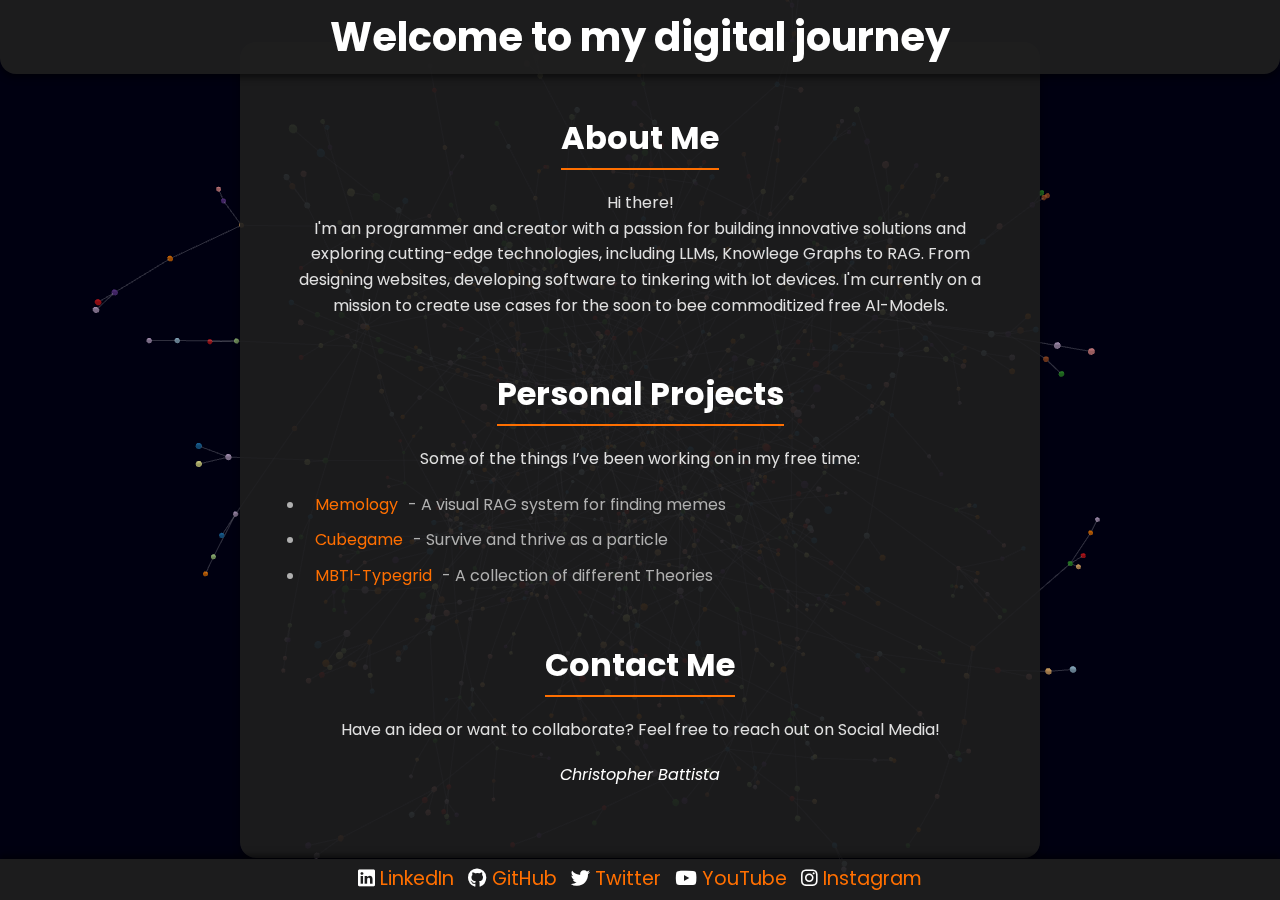
<file: index.html>
<!DOCTYPE html>
<html lang="en">

<head>
    <meta charset="UTF-8">
    <meta name="viewport" content="width=device-width, initial-scale=1.0">
    <title>Christopher Battista</title>
    <link rel="icon" type="image/x-icon" href="SymbolIco.png">
    <style>
        * {
            margin: 0;
            padding: 0;
            box-sizing: border-box;
        }

        body {
            font-family: 'Poppins', sans-serif;
            line-height: 1.6;
            display: flex;
            flex-direction: column;
            align-items: center;
            justify-content: center;
            color: #ffffff;
            background-color: #000;
            overflow: hidden;
        }

        header {
            position: fixed;
            z-index: 2;
            padding: 5px;
            top: 0;
            background: rgba(31, 31, 31, 0.9);
            color: #ffffff;
            width: 100%;
            text-align: center;
            box-shadow: 0 4px 6px rgba(0, 0, 0, 0.5);
            border-radius: 0 0 16px 16px;
            opacity: 0;
        }

        header h1 {
            font-size: 2.5rem;
        }

        nav {
            margin-top: 15px;
        }

        nav a {
            color: #ff6f00;
            text-decoration: none;
            margin: 0 15px;
            font-size: 1rem;
            transition: color 0.3s;
        }

        nav a:hover {
            color: #ffffff;
        }

        .container {
            position: fixed;
            z-index: 1;
            padding: 20px;
            max-width: 800px;
            background: rgba(30, 30, 30, 0.9);
            border-radius: 16px;
            box-shadow: 0 4px 6px rgba(0, 0, 0, 0.5);
            text-align: center;
            opacity: 0;
        }

        .container h2 {
            font-size: 2rem;
            margin-bottom: 20px;
            color: #ffffff;
            border-bottom: 2px solid #ff6f00;
            display: inline-block;
            padding-bottom: 5px;
        }

        .container section {
            margin: 50px 25px;
        }

        .container p {
            margin-bottom: 20px;
            color: #e0e0e0;
        }

        .container ul {
            text-align: left;
            margin: 20px auto;
            padding-left: 20px;
            color: #b0b0b0;
        }

        .container ul li {
            margin-bottom: 10px;
        }

        .container ul li a {
            color: #ff6f00;
            text-decoration: none;
            margin: 0 10px;
            transition: color 0.3s;
        }

        footer {
            position: fixed;
            z-index: 1;
            bottom: 0;
            padding: 5px;
            background: rgba(31, 31, 31, 0.9);
            color: #ffffff;
            width: 100%;
            text-align: center;
            font-size: 0.9rem;
            box-shadow: 0 -4px 6px rgba(0, 0, 0, 0.5);
            opacity: 0;
        }

        .social-links a {
            margin: 0 5px;
            color: #ff6f00;
            text-decoration: none;
            font-size: 1.2rem;
            transition: color 0.3s;
            white-space: nowrap;
        }

        .social-links i {
            color: #ffffff;
        }

        .social-links a:hover {
            color: #ffffff;
        }

        .social-links a i {
            margin-right: 5px;
        }

        @media (max-width: 600px) {
            header h1 {
                font-size: 1rem;
            }

            nav a {
                font-size: 0.5rem;
            }

            .container h2 {
                font-size: 1rem;
            }

            .container {
                font-size: 0.8rem;
                margin: 0;
                padding: 0;
            }

            .container section {
                margin: 10px 5px;
            }

            .container ul li {
                margin-bottom: 5px;
            }
        }
    </style>
    <link href="https://fonts.googleapis.com/css2?family=Poppins:wght@300;400;600&display=swap" rel="stylesheet">
    <link rel="stylesheet" href="https://cdnjs.cloudflare.com/ajax/libs/font-awesome/5.15.4/css/all.min.css">
    <script src="3d-force-graph.js"></script>

</head>

<body>
    <div id="3d-graph"></div>
    <header>
        <h1>Welcome to my digital journey</h1>
        <!-- <nav>
            <a href="mbti">The complete MBTI-Typegrid</a>
        </nav> -->
    </header>

    <div class="container">
        <section id="about">
            <h2>About Me</h2>
            <p>Hi there! <br>I'm an programmer and creator with a passion for building innovative solutions and
                exploring cutting-edge technologies, including LLMs, Knowlege Graphs to RAG.
                From designing websites, developing software to tinkering with Iot devices. 
                I'm currently on a mission to create use cases for the soon to bee commoditized free AI-Models.</p>
        </section>

        <section id="projects">
            <h2>Personal Projects</h2>
            <p>Some of the things I’ve been working on in my free time:</p>
            <ul>
                <li><a href="https://github.com/caBattista/Memology">Memology</a>- A visual RAG system for finding memes</li>
                <li><a href="https://github.com/caBattista/Cubegame">Cubegame</a>- Survive and thrive as a particle</li>
                <li><a href="mbti">MBTI-Typegrid</a>- A collection of different Theories</li>
            </ul>
        </section>

        <section id="contact">
            <h2>Contact Me</h2>
            <p>Have an idea or want to collaborate? Feel free to reach out on Social Media!</p>
            <i>Christopher Battista</i>
        </section>
    </div>

    <footer>
        <div id="sl" class="social-links">
            <!-- <a href="mailto:" target="_blank"><i class="fa fa-envelope"></i>E-Mail</a> -->
            <a href="https://www.linkedin.com/in/christopher-battista-4030b3248/" target="_blank"><i
                    class="fab fa-linkedin"></i>LinkedIn</a>
            <a href="https://github.com/caBattista" target="_blank"><i class="fab fa-github"></i>GitHub</a>
            <a href="https://x.com/Christo02678396" target="_blank"><i class="fab fa-twitter"></i>Twitter</a>
            <a href="https://www.youtube.com/channel/UCpHmhlDDArjwd_qASGwe3Aw/" target="_blank"><i
                    class="fab fa-youtube"></i>YouTube</a>
            <a href="https://www.instagram.com/battistaChristopher/" target="_blank"><i
                    class="fab fa-instagram"></i>Instagram</a>
        </div>
        <div id="lb" class="social-links" style="display: none;">
            <a href="#"><i class="fa fa-arrow-left"></i>Back</a>
        </div>
    </footer>

    <script>

        const graphCont = document.getElementById('3d-graph');
        const N = 1000;
        const gData = {
            nodes: [...Array(N).keys()].map(i => ({ id: i })),
            links: [...Array(N).keys()]
                .filter(id => id)
                .map(id => ({
                    source: id,
                    target: Math.round(Math.random() * (id - 1))
                }))
        };
        const Graph = new ForceGraph3D(graphCont)
            .graphData(gData)
            .nodeAutoColorBy('id');

        const header = document.getElementsByTagName('header')[0];
        const container = document.getElementsByClassName('container')[0];
        const footer = document.getElementsByTagName('footer')[0];
        const socialLinks = document.getElementById('sl');
        const linkBack = document.getElementById('lb');

        setTimeout(() => {
            header.style.transition = "1s";
            header.style.opacity = "1";
            container.style.transition = "2s";
            container.style.opacity = "1";
            footer.style.transition = "4s";
            footer.style.opacity = "1";
        }, 1000);

        setTimeout(() => {
            header.style.transition = "0.5s";
            container.style.transition = "0.5s";
            footer.style.transition = "0.5s";
        }, 5000);

        graphCont.addEventListener("click", ev => {
                container.style.opacity = 0;
                container.style.pointerEvents = "none";
                socialLinks.style.display = "none";
                linkBack.style.display = "";
            })

        linkBack.addEventListener("click", ev => {
            container.style.opacity = 1;
            container.style.pointerEvents = "";
            socialLinks.style.display = "";
            linkBack.style.display = "none";
        })
    </script>
</body>

</html>
</file>
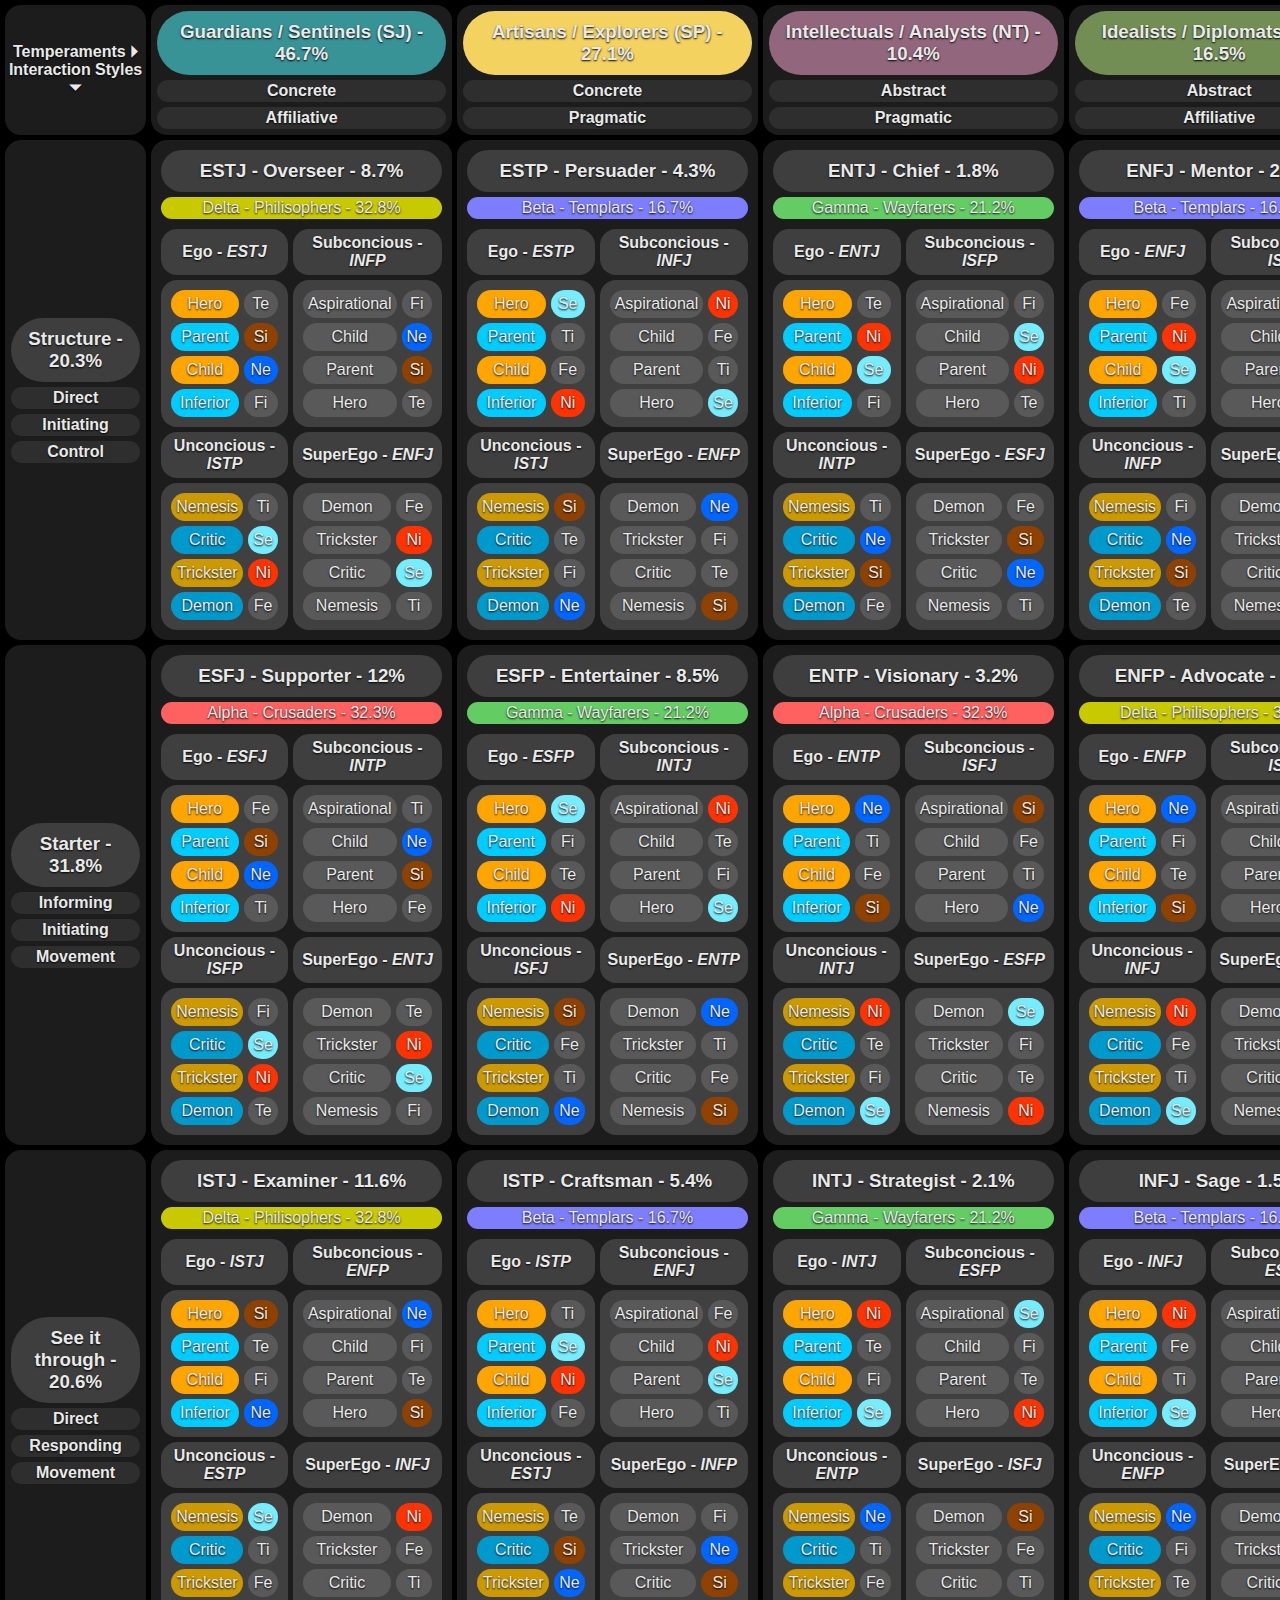
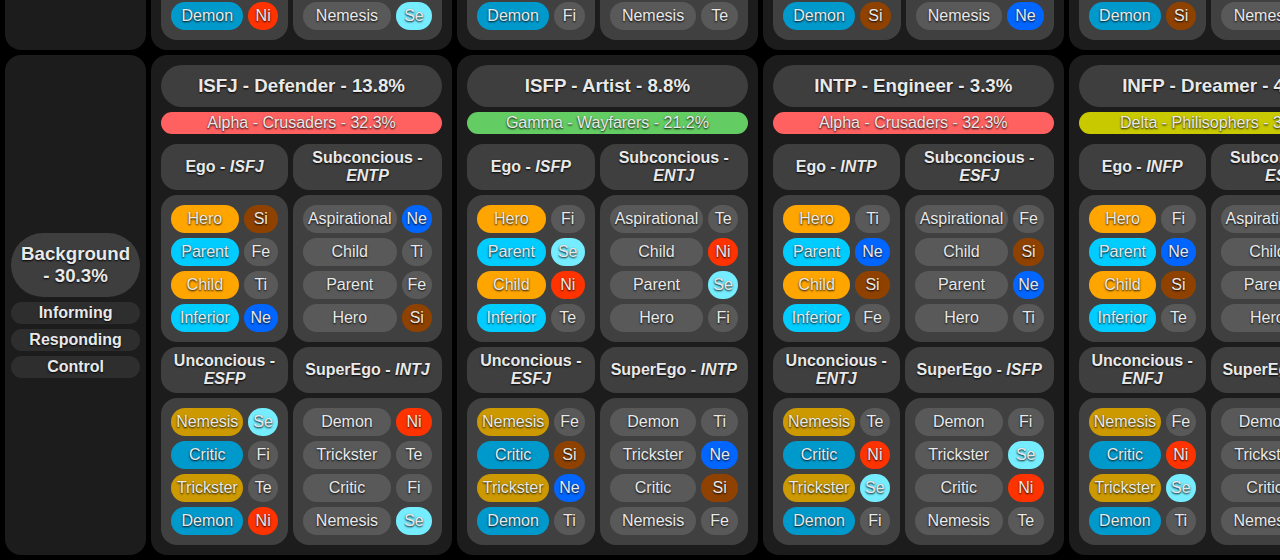
<file: mbti/index.html>
<!DOCTYPE html>
<html lang="en">

<head>
    <meta charset="UTF-8">
    <meta http-equiv="X-UA-Compatible">
    <meta name="viewport" content="width=device-width">
    <link rel="stylesheet" href="style.css">
    <script type="text/javascript" src="marked.js"></script>
    <script type="text/javascript" src="structure.js"></script>
    <script type="text/javascript" src="fourSides.js"></script>
    <script type="text/javascript" src="relationships.js"></script>
    <title>The MBTI Typegrid</title>
</head>

<body>
    <script>
        function createHTML(htmlString, parent, siblings = 0) {
            const template = document.createElement('template');
            template.innerHTML = htmlString.replace(/(\r\n|\n|\r)/gm, "").replace(/  +/g, ' ').trim();
            const children = Array.from(template.content.children);
            if (parent) {
                children.forEach(child => {
                    parent.appendChild(child);
                });
            }
            return siblings === "all" ? children : children[siblings];
        }

        function createToolTip() {
            let div = createHTML(`<div class="tooltip"><div><div class="click">X</div><div></div></div></div>`, document.body);
            div.firstChild.firstChild.addEventListener("click", function (ev) { div.remove(); });
            return div.firstChild.lastChild;
        }

        function makeClickable(el, func) {
            el.classList.add("click");
            el.addEventListener("click", func);
        }

        function createList(array, parent) {
            var ul = createHTML(`<ul></ul>`, parent);
            array.forEach(function (line) {
                var li = createHTML(`<li>${line}</li>`, ul);
            })
        }

        function createListOfObjects(array, parent) {
            array.forEach(function (object) {
                var title = createHTML(`<h4>${object.source}</h4>`, parent);
                var ul = createHTML(`<ul></ul>`, parent);
                object.desc.forEach(function (line) {
                    var li = createHTML(`<li>${line}</li>`, ul);
                })
            })
        }

        //Display Logic
        function getObjectsByValue(object, key, val) {
            let objects = [];
            for (const [oKey, oValue] of Object.entries(object)) {
                for (const [oKey1, oValue1] of Object.entries(oValue)) {
                    if (oKey1 === key && oValue1 === val) {
                        objects.push(object[oKey]);
                    }
                }
            }
            return objects;
        }

        function getTypeFromFuctions(functions) {
            for (const [key, value] of Object.entries(types)) {
                if (JSON.stringify(value.cogFuncs) === JSON.stringify(functions)) {
                    return key;
                }
            }
        }

        //Four Sides
        function getFourSidesfromType(type) {
            var functions = [];
            for (let i = 0; i < fourSides.Ego.places.length; i++) {

                fourSides.Ego.places[i].cFunc = type.cogFuncs[i];
                functions.push(type.cogFuncs[i]);
            }
            fourSides.Ego.type = getTypeFromFuctions(functions);
            functions = [];
            for (let i = 0; i < fourSides.Subconcious.places.length; i++) {
                fourSides.Subconcious.places[i].cFunc = type.cogFuncs[3 - i];
                functions.push(type.cogFuncs[3 - i]);
            }
            fourSides.Subconcious.type = getTypeFromFuctions(functions);
            functions = [];
            for (let i = 0; i < fourSides.Unconcious.places.length; i++) {
                fourSides.Unconcious.places[i].cFunc = cognitiveFunctions[type.cogFuncs[i]].invFunc;
                functions.push(cognitiveFunctions[type.cogFuncs[i]].invFunc);
            }
            fourSides.Unconcious.type = getTypeFromFuctions(functions);
            functions = [];
            for (let i = 0; i < fourSides.SuperEgo.places.length; i++) {
                fourSides.SuperEgo.places[i].cFunc = cognitiveFunctions[type.cogFuncs[3 - i]].invFunc;
                functions.push(cognitiveFunctions[type.cogFuncs[3 - i]].invFunc);
            }
            fourSides.SuperEgo.type = getTypeFromFuctions(functions);
            return fourSides;
        }

        function createFourSidesTable(fourSides) {
            let table = createHTML(`<table></table>`);

            let tr = createHTML(`<tr><th>Ego - <i>${fourSides.Ego.type}</i></th><th>Subconcious - <i>${fourSides.Subconcious.type}</i></th></tr>`, table);
            makeClickable(tr.firstChild, function (ev) {
                var tt = createToolTip();
                createHTML(`<h3>${ev.target.textContent}</h3>`, tt);
                createList(fourSides[ev.target.textContent.split(" ")[0]].desc, tt);
            })
            makeClickable(tr.lastChild, function (ev) {
                var tt = createToolTip();
                createHTML(`<h3>${ev.target.textContent}</h3>`, tt);
                createList(fourSides[ev.target.textContent.split(" ")[0]].desc, tt);
            })

            tr = createHTML(`<tr><td></td><td></td></tr>`, table);
            createCogfunctionTable("Ego", tr.firstChild);
            createCogfunctionTable("Subconcious", tr.lastChild);

            tr = createHTML(`<tr><th>Unconcious - <i>${fourSides.Unconcious.type}</i></th><th>SuperEgo - <i>${fourSides.SuperEgo.type}</i></th></tr>`, table);
            makeClickable(tr.firstChild, function (ev) {
                var tt = createToolTip();
                createHTML(`<h3>${ev.target.textContent}</h3>`, tt);
                createList(fourSides[ev.target.textContent.split(" ")[0]].desc, tt);
            })
            makeClickable(tr.lastChild, function (ev) {
                var tt = createToolTip();
                createHTML(`<h3>${ev.target.textContent}</h3>`, tt);
                createList(fourSides[ev.target.textContent.split(" ")[0]].desc, tt);
            })

            tr = createHTML(`<tr><td></td><td></td></tr>`, table);
            createCogfunctionTable("Unconcious", tr.firstChild);
            createCogfunctionTable("SuperEgo", tr.lastChild);

            return table;
        }

        function createCogfunctionTable(sideName, parent) {
            var side = fourSides[sideName];
            let table = createHTML(`<table></table>`, parent);
            for (let i = 0; i < side.places.length; i++) {
                let tr = createHTML(`<tr><td style="background-color:${side.places[i].color}" data-sideName="${sideName}" data-place="${i}">${side.places[i].name}</td><td style="background-color:${cognitiveFunctions[side.places[i].cFunc].color}">${side.places[i].cFunc}</td></tr>`, table);
                makeClickable(tr.firstChild, function (ev) {
                    var tt = createToolTip();
                    createHTML(`<h3>${ev.target.textContent}</h3>`, tt);
                    createList(fourSides[ev.target.getAttribute("data-sideName")].places[ev.target.getAttribute("data-place")].desc, tt);
                })
                makeClickable(tr.lastChild, function (ev) {
                    fetch(`./resourses/Cognitive Functions/${ev.target.textContent}.md`)
                        .then(response => response.text())
                        .then(data => {
                            createToolTip().innerHTML = marked.parse(data);
                            [...document.links].forEach(link => { link.target = "_blank"; });
                        })
                })
            }
        }

        var table = createHTML(`<table></table>`, document.body);
        var tr = createHTML(`<tr></tr>`, table);

        //Temperaments
        var th = createHTML(`<th>Temperaments ⏵<br>Interaction Styles ⏷</th>`, tr);
        for (const [key, value] of Object.entries(temperaments)) {
            var th = createHTML(`<th><h3 style="background-color:${value.color}">${value.name} - ${value.prcnt}%</h3></th>`, tr);
            makeClickable(th.firstChild, function (ev) {
                fetch(`./resourses/Temperaments/${value.name.split(" ")[0]}.md`)
                    .then(response => response.text())
                    .then(data => {
                        createToolTip().innerHTML = marked.parse(data);
                        [...document.links].forEach(link => { link.target = "_blank"; });
                    })
            })
            value.parts.forEach(function (part) {
                var prt = createHTML(`<div>${part}</div>`, th);
                makeClickable(prt, function (ev) {
                    fetch(`./resourses/Temperaments/Temperament Parts/${part}.md`)
                        .then(response => response.text())
                        .then(data => {
                            createToolTip().innerHTML = marked.parse(data);
                            [...document.links].forEach(link => { link.target = "_blank"; });
                        })
                })
            })
        }

        //Interaction Styles
        for (const [key, value] of Object.entries(interactionsStyles)) {
            var tr = createHTML(`<tr></tr>`, table);
            var th = createHTML(`<th><h3>${value.name} - ${value.prcnt}%</h3></th>`, tr);
            makeClickable(th.firstChild, function (ev) {
                fetch(`./resourses/Interaction Styles/${value.name}.md`)
                    .then(response => response.text())
                    .then(data => {
                        createToolTip().innerHTML = marked.parse(data);
                        [...document.links].forEach(link => { link.target = "_blank"; });
                    })
            })
            value.parts.forEach(function (part) {
                var prt = createHTML(`<div>${part}</div>`, th);
                makeClickable(prt, function (ev) {
                    fetch(`./resourses/Interaction Styles/Interaction Parts/${part}.md`)
                        .then(response => response.text())
                        .then(data => {
                            createToolTip().innerHTML = marked.parse(data);
                            [...document.links].forEach(link => { link.target = "_blank"; });
                        })
                })
            })
            //Types
            getObjectsByValue(types, "intStyle", key).forEach(type => {
                let td = createHTML(`<td><h3 data-type="${type.name}" style="padding: 10px;">${type.name} - ${type.prcnt}%<br></h3><div style="background-color:${quadra[type.quadra].color}">${quadra[type.quadra].name} - ${quadra[type.quadra].prcnt}%</div></td>`, tr);
                makeClickable(td.firstChild, function (ev) {
                    fetch(`./resourses/Types/${type.name[0].substring(0, 4)}.md`)
                        .then(response => response.text())
                        .then(data => {
                            createToolTip().innerHTML = marked.parse(data);
                            [...document.links].forEach(link => { link.target = "_blank"; });
                        })
                })
                makeClickable(td.lastChild, function (ev) {
                    fetch(`./resourses/Quadra/${ev.target.textContent.split(" ")[0]}.md`)
                        .then(response => response.text())
                        .then(data => {
                            createToolTip().innerHTML = marked.parse(data);
                            [...document.links].forEach(link => { link.target = "_blank"; });
                        })
                })
                //Four Sides of mind
                td.appendChild(createFourSidesTable(getFourSidesfromType(type)));
            });
        }

    </script>
</body>

</html>
</file>
<file: mbti/style.css>
body {
    font-family: Arial, Helvetica, sans-serif;
    margin: 0;
    background-color: #000000;
    color: rgb(233, 233, 233);
    text-shadow: 0px 1px 2px #000000;
}

a {
    color: orange;
}

h3 {
    margin: 5px;
    border-radius: 2em;
    padding: 10px;
}

table h3 {
    background-color: rgba(96, 96, 96, 0.5);
}

table div {
    padding: 2px;
    margin: 5px;
    background-color: rgba(63, 63, 63, 0.5);
    border-radius: 2em;
}

table {
    width: calc(100%);
    border-spacing: 5px;
    text-align: center;
}

table th {
    border-radius: 1em;
    background-color: rgb(28, 28, 28);
    cursor: pointer;
}

table td {
    border-radius: 1em;
    background-color: rgb(28, 28, 28);
    padding: 5px
}

table table th {
    padding: 5px;
    background-color: rgba(98, 98, 98, 0.5);
}

table table td {
    background-color: rgba(149, 149, 149, 0.3);
}

.tooltip {
    position: fixed;
    top: 0;
    left: 0;
    width: 100%;
    height: 100%;
    background-color: rgba(0, 0, 0, 0.5);
    backdrop-filter: blur(3px);
}

.tooltip>div {
    position: absolute;
    top: 50%;
    left: 50%;
    transform: translate(-50%, -50%);
    width: 95%;
    background-color: rgb(43, 43, 43);
    box-shadow: 1px 1px 10px rgba(0, 0, 0, 0.9);
    border-radius: 2em;
    padding: 10px 20px;
}

.tooltip>div>div {
    overflow-y: auto;
    max-height: 95vh;
}

.tooltip>div>div:first-child {
    position: absolute;
    top: -10px;
    right: -10px;
    padding: 5px 10px;
    background-color: red;
    color: white;
    box-shadow: 1px 1px 10px rgb(0, 0, 0);
    border-radius: 2em;
}

.click {
    cursor: pointer;
    user-select: none;
}

.click:hover {
    color: #fff;
    text-shadow: -2px 2px 4px #000000;
}
</file>
